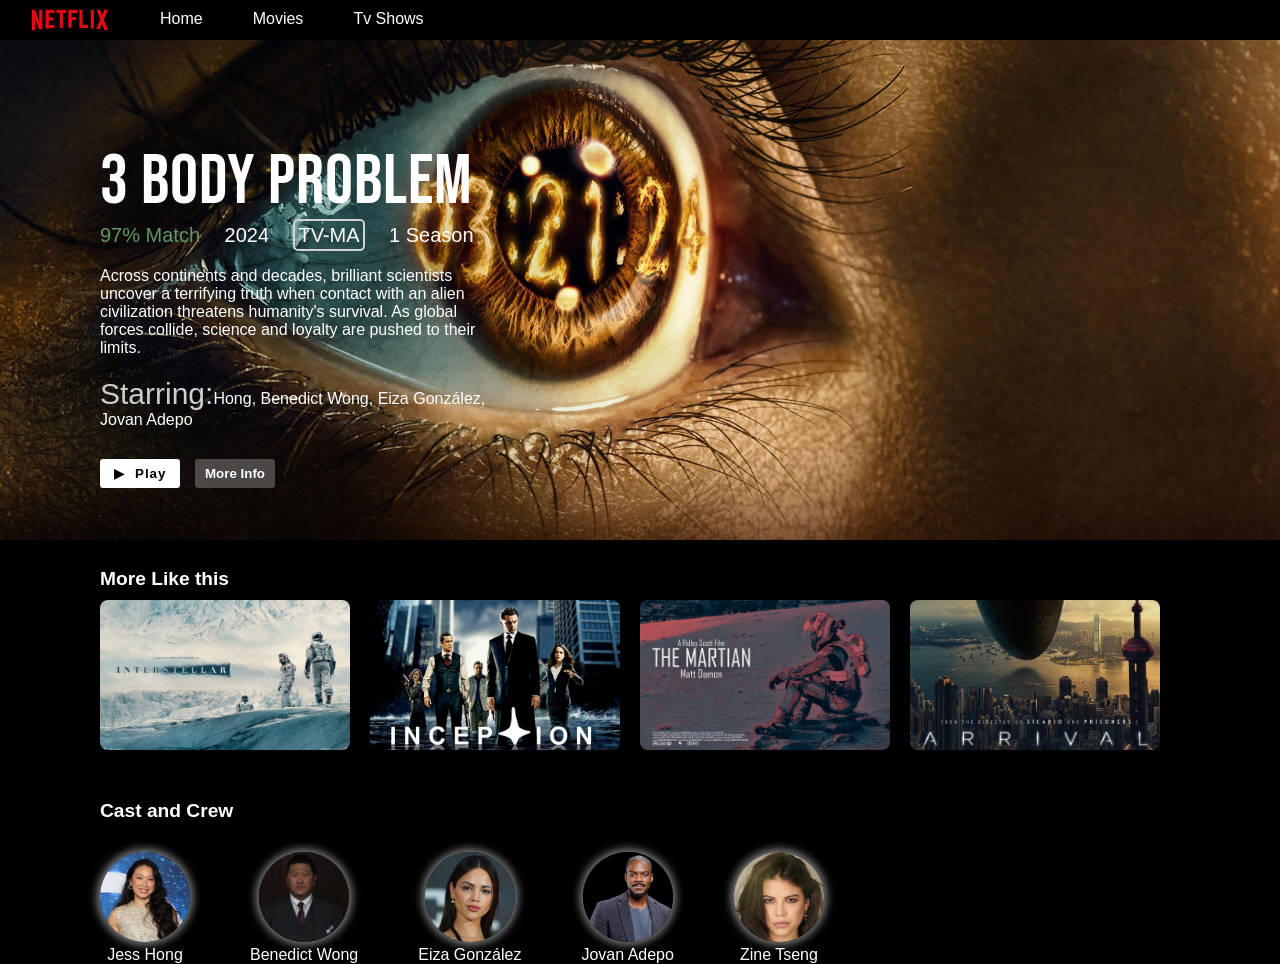
<file: page3/3 body problem.html>
<!doctype html>
<html lang="en">
  <head>
    <meta charset="UTF-8" />
    <meta name="viewport" content="width=device-width, initial-scale=1.0" />
    <link rel="stylesheet" href="3 body problem.css" />
    <link rel="icon" href="../page1/netflix_icon_161073.ico" />
    <title>3 Body Problem</title>
  </head>
  <body>
    <div class="header">
      <img class="netflix-logo" src="../page2/netflix logo.png" />
      <div class="header-text">Home</div>
      <div class="header-text">Movies</div>
      <div class="header-text">Tv Shows</div>
    </div>
    <div class="fake-margin-top"></div>
    <div class="title-card">
      <img class="title-card-img" src="../page2/titlecard.jpg" />
    </div>
    <div class="pseudo-body">
      <div class="title">3 Body Problem</div>
      <div class="line-below-title">
        <span class="match">97% Match</span>
        <span class="year">2024</span>
        <span class="rating">TV-MA</span>
        <span class="duration">1 Season</span>
      </div>
      <div class="description">
        Across continents and decades, brilliant scientists uncover a terrifying
        truth when contact with an alien civilization threatens humanity&apos;s
        survival. As global forces collide, science and loyalty are pushed to
        their limits.
      </div>
      <div class="starring">
        <span class="cast-text">Starring&colon;</span>Hong, Benedict Wong, Eiza
        González, Jovan Adepo
      </div>
      <div class="buttons">
        <button class="play">&#x25B6; &ThickSpace;Play</button>
        <button class="more-info">More Info</button>
      </div>
    </div>
    <div class="more-like-this">More Like this</div>
    <div class="more">
      <img src="more like this/3 body1.jpg" alt="" class="more-img" />
      <img src="more like this/3 body2.jpg" alt="" class="more-img" />
      <img src="more like this/3 body3.jpg" alt="" class="more-img" />
      <img src="more like this/3 body4.jpg" alt="" class="more-img" />
    </div>
    <div id="cast">Cast and Crew</div>
    <div class="cast">
      <div class="cast-container">
        <img src="more like this/cast1.jpg" alt="" class="cast-members" />
        <div>Jess Hong</div>
      </div>
      <div class="cast-container">
        <img src="more like this/cast2.jpg" alt="" class="cast-members" />
        <div>Benedict Wong</div>
      </div>
      <div class="cast-container">
        <img src="more like this/cast3.jpg" alt="" class="cast-members" />
        <div>Eiza González</div>
      </div>
      <div class="cast-container">
        <img src="more like this/cast4.jpg" alt="" class="cast-members" />
        <div>Jovan Adepo</div>
      </div>
      <div class="cast-container">
        <img src="more like this/cast5.jpg" alt="" class="cast-members" />
        <div>Zine Tseng</div>
      </div>
    </div>
  </body>
</html>
</file>
<file: page3/3 body problem.css>
@font-face {
  font-family: "NetflixFont";
  src: url("../fonts/BebasNeue-Regular.ttf") format("truetype");
  font-weight: normal;
  font-style: normal;
}

* {
  box-sizing: border-box;
}
body {
  margin: 0px;
  padding: 0px;
  background-color: black;
  color: white;
  cursor: default;
}
.header {
  font-family: Arial, Helvetica, sans-serif;
  display: flex;
  flex-direction: row;
  height: 40px;
  align-items: center;
  gap: 50px;
  position: absolute;
  z-index: 10000;
}
.header-text {
  border-bottom: 2px solid transparent;
  transition: all 0.15s ease;
}
.fake-margin-top {
  padding-top: 40px;
}
.netflix-logo {
  height: 40px;
  margin-left: 30px;
}
.title-card-img {
  height: 500px;
  width: 100%;
  object-fit: cover;
  position: absolute;
  z-index: -1;
}

.pseudo-body {
  margin-top: 100px;
  margin-left: 100px;
}
.title {
  font-family: NetflixFont;
  letter-spacing: 1px;
  font-size: 70px;
}
.line-below-title {
  font-family: arial;
  margin-bottom: 20px;
}
.match {
  color: #5f976a;
}
.year,
.match,
.rating,
.duration {
  margin-right: 20px;
  font-size: 20px;
}

.rating {
  border: 2px lightgray solid;
  border-radius: 5px;
  padding: 3px;
}
.description,
.cast-text,
.starring {
  font-family: Arial, Helvetica, sans-serif;
  width: 400px;
}
.description {
  margin-bottom: 20px;
}
.cast-text {
  color: #cecece;
  font-size: 30px;
}
.starring {
  width: 400px;
}
.buttons {
  margin-top: 30px;
  display: flex;
  align-items: center;
}
.play {
  padding: 7px 5px 7px 5px;
  width: 80px;
  font-weight: bolder;
  letter-spacing: 1px;
  color: black;
  background-color: white;
  border: none;
  border-radius: 3px;
  text-align: center;
  transition: all 0.15s;
}
.more-info {
  padding: 7px 5px 7px 5px;
  width: 80px;
  margin-left: 15px;
  font-weight: bolder;
  color: white;
  background-color: rgba(255, 255, 255, 0.251);
  backdrop-filter: blur(2px);
  border: none;
  border-radius: 3px;
  transition: all 0.15s;
}

.more-like-this {
  margin-top: +80px;
  margin-bottom: -120px;
  margin-left: 100px;
  font-family: Arial, Helvetica, sans-serif;
  font-size: larger;
  font-weight: bolder;
}
.more {
  margin-top: +30px;
  display: flex;
  flex-direction: row;
  gap: 20px;
  margin-left: 100px;
}

.more-img {
  margin-top: +100px;
  width: 250px;
  height: 150px;
  border-radius: 8px;
  object-fit: cover;
  object-position: center;
  transition: all 0.3s ease;
}
#cast {
  margin-top: 50px;
  margin-left: 100px;
  font-family: Arial, Helvetica, sans-serif;
  font-size: larger;
  font-weight: bolder;
}
.cast {
  display: flex;
  flex-direction: row;
  gap: 60px;
  margin-top: 30px;
  margin-left: 100px;
  font-family: Arial, Helvetica, sans-serif;
}

.cast-members {
  width: 90px;
  height: 90px;
  border-radius: 50%;
  object-fit: cover;
  object-position: top;
  flex-shrink: 0;
  box-shadow: 0px 0px 8px 3px gray;
  transition: all 0.3s ease;
}

.cast-container {
  text-align: center;
  text-wrap: nowrap;
  font-size: -2px;
}
/*animations and pseudo classes*/
.header-text:hover {
  cursor: pointer;
  border: 0.5px solid lightgray;
  border-width: 0px 0px 2px 0px;
  box-shadow: 0 8px 15px -5px rgba(128, 128, 128, 0.849);
  transform: scale(1.2);
}
.play:hover {
  color: white;
  background-color: #e50914;
  cursor: pointer;
  transform: scale(1.2);
}
.more-info:hover {
  background-color: rgba(255, 255, 255, 0.361);
  backdrop-filter: blur(2px);
  cursor: pointer;
  transform: scale(1.2);
}
.more-img:hover {
  transform: scale(1.15);
  box-shadow: 3px 3px 10px rgb(47, 47, 47);
}
.cast-members:hover {
  transform: scale(1.15);
  box-shadow: none;
}
</file>
